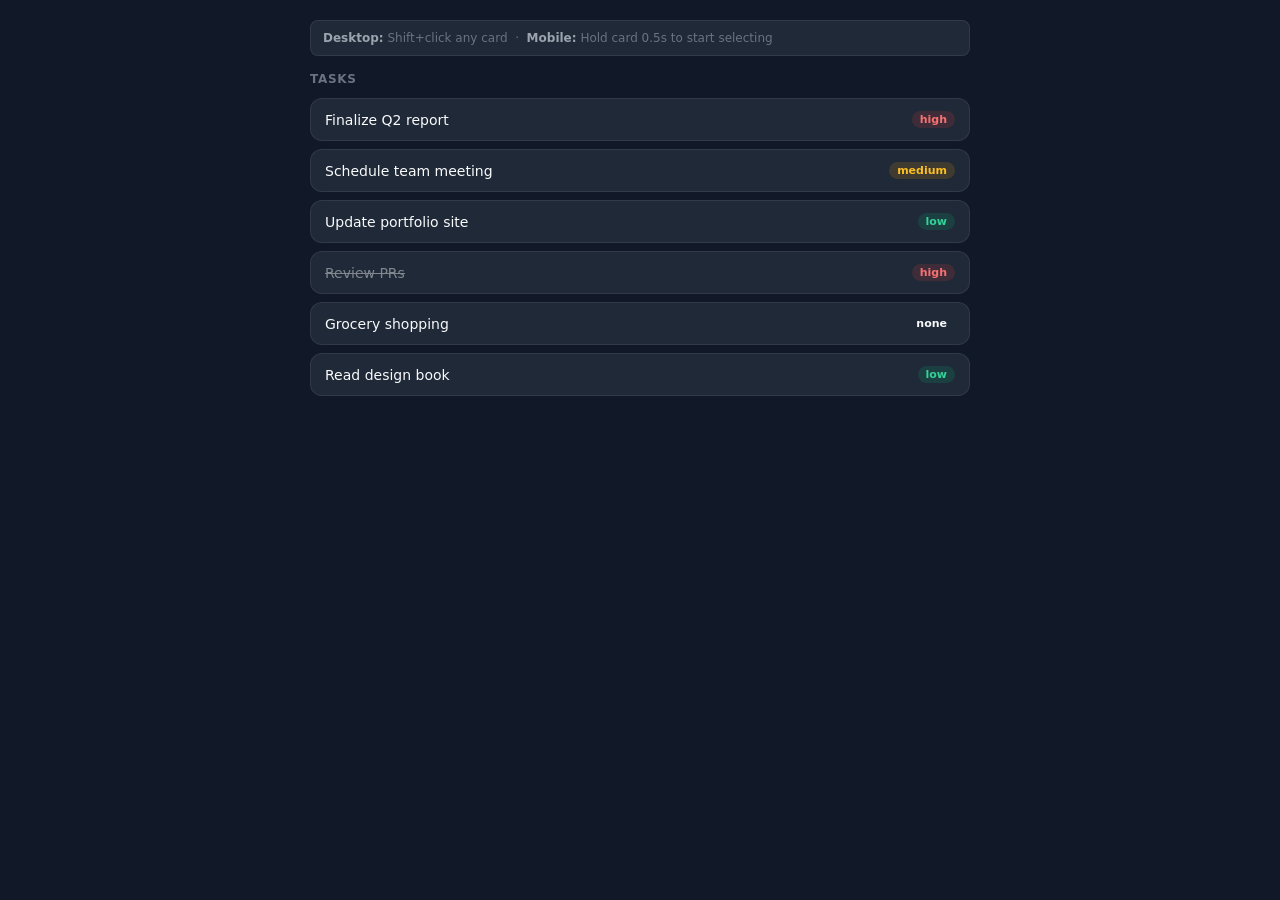
<file: pages/test.html>
<!DOCTYPE html>
<html lang="en" data-theme="dark">
<head>
<meta charset="UTF-8"/>
<meta name="viewport" content="width=device-width, initial-scale=1.0"/>
<title>Bulk Select Test</title>
<style>
:root{--accent:#6366f1;--accent-light:rgba(99,102,241,.12);--bg:#111827;--bg2:#1f2937;--bg3:#374151;--border:rgba(255,255,255,.08);--border2:rgba(255,255,255,.14);--text:#f9fafb;--text2:#9ca3af;--text3:#6b7280;--red:#ef4444;--amber:#f59e0b;--green:#10b981;--r:8px;--r2:12px;--sh3:0 20px 40px rgba(0,0,0,.4)}
*{box-sizing:border-box;margin:0;padding:0}
body{font-family:system-ui,sans-serif;background:var(--bg);color:var(--text);padding:20px;max-width:700px;margin:0 auto;-webkit-font-smoothing:antialiased}
h3{font-size:12px;font-weight:600;text-transform:uppercase;letter-spacing:.06em;color:var(--text3);margin-bottom:12px}

/* ── BULK BAR ── */
#bulk-bar{
  display:flex;align-items:center;gap:6px;padding:10px 14px;
  background:var(--bg2);border:1px solid var(--accent);
  border-radius:var(--r2);margin-bottom:14px;flex-wrap:wrap;
  box-shadow:0 0 0 3px rgba(99,102,241,.12);
}
#bulk-bar.hidden{display:none!important}
.bulk-cnt{font-size:13px;font-weight:600;color:var(--accent);flex:1;min-width:80px}
.bulk-sep{width:1px;height:20px;background:var(--border2);flex-shrink:0}

/* ── BUTTONS ── */
.btn{display:inline-flex;align-items:center;gap:6px;padding:0 12px;height:32px;border-radius:var(--r);border:1px solid var(--border2);background:var(--bg3);color:var(--text);font-family:inherit;font-size:12px;font-weight:500;cursor:pointer;white-space:nowrap;transition:all .15s}
.btn:hover{background:var(--border2);color:#fff}
.btn-danger{background:rgba(239,68,68,.12);border-color:rgba(239,68,68,.3);color:#f87171}
.btn-danger:hover{background:rgba(239,68,68,.25)}

/* ── DROPDOWNS ── */
.dd-wrap{position:relative}
.dd-menu{position:absolute;top:calc(100% + 6px);left:0;z-index:100;background:var(--bg2);border:1px solid var(--border2);border-radius:var(--r2);padding:4px;min-width:150px;box-shadow:var(--sh3);display:none;flex-direction:column;gap:2px}
.dd-menu.open{display:flex}
.dd-menu button{display:flex;align-items:center;gap:8px;padding:8px 10px;background:none;border:none;border-radius:var(--r);font-family:inherit;font-size:13px;color:var(--text);cursor:pointer;text-align:left;width:100%}
.dd-menu button:hover{background:var(--bg3)}
.dot{width:9px;height:9px;border-radius:50%;flex-shrink:0}

/* ── CARDS ── */
.cards{display:flex;flex-direction:column;gap:8px}
.card{
  display:flex;align-items:center;gap:10px;
  padding:12px 14px;background:var(--bg2);
  border:1px solid var(--border);border-radius:var(--r2);
  cursor:pointer;transition:all .15s;position:relative;
  user-select:none;-webkit-user-select:none;
}
.card:hover{border-color:var(--border2)}
.card.sel{background:rgba(99,102,241,.1);border-color:var(--accent)}

/* Normal mode: show real checkbox */
.card-check{
  width:17px;height:17px;border-radius:5px;
  border:2px solid var(--border2);flex-shrink:0;
  transition:all .15s;background:var(--bg);
}
/* Sel mode: the card-check becomes accent filled with tick */
body.sel-mode .card.sel .card-check{
  background:var(--accent);border-color:var(--accent);
  background-image:url("data:image/svg+xml,%3Csvg xmlns='http://www.w3.org/2000/svg' width='11' height='11' viewBox='0 0 24 24' fill='none' stroke='white' stroke-width='3.5' stroke-linecap='round' stroke-linejoin='round'%3E%3Cpolyline points='20 6 9 17 4 12'/%3E%3C/svg%3E");
  background-repeat:no-repeat;background-position:center;
}
/* Non-sel mode: hide checkbox */
body:not(.sel-mode) .card-check{display:none}

.card-title{font-size:14px;font-weight:500;flex:1}
.card-badge{font-size:11px;font-weight:600;padding:2px 8px;border-radius:99px}
.bh{background:rgba(239,68,68,.15);color:#f87171}
.bm{background:rgba(245,158,11,.15);color:#fbbf24}
.bl{background:rgba(16,185,129,.15);color:#34d399}

/* Long press feedback */
.card.pressing{background:rgba(99,102,241,.07)}
@keyframes pressAnim{0%{opacity:0}60%{opacity:1}100%{opacity:0}}

/* Sel mode badge */
#sel-badge{
  display:none;
  background:var(--accent);color:#fff;
  font-size:11px;font-weight:600;
  padding:5px 14px;border-radius:99px;
  margin-bottom:12px;text-align:center;
  animation:fadeIn .2s ease;
}
body.sel-mode #sel-badge{display:block}
@keyframes fadeIn{from{opacity:0;transform:translateY(-6px)}to{opacity:1;transform:translateY(0)}}

/* Hint */
.hint{font-size:12px;color:var(--text3);margin-bottom:16px;padding:10px 12px;background:var(--bg2);border-radius:var(--r);border:1px solid var(--border)}
</style>
</head>
<body>

<div id="sel-badge">✓ Selection mode — tap cards to select</div>

<div class="hint">
  <strong style="color:var(--text2)">Desktop:</strong> Shift+click any card &nbsp;·&nbsp;
  <strong style="color:var(--text2)">Mobile:</strong> Hold card 0.5s to start selecting
</div>

<!-- BULK BAR -->
<div id="bulk-bar" class="hidden">
  <span class="bulk-cnt" id="bulk-cnt">0 selected</span>
  <div class="bulk-sep"></div>

  <button class="btn" onclick="bulkDone()">
    <svg width="12" height="12" viewBox="0 0 24 24" fill="none" stroke="currentColor" stroke-width="2.5" stroke-linecap="round"><polyline points="20 6 9 17 4 12"/></svg>
    Complete
  </button>

  <button class="btn" onclick="bulkReopen()">
    <svg width="12" height="12" viewBox="0 0 24 24" fill="none" stroke="currentColor" stroke-width="2.5" stroke-linecap="round"><path d="M3 12a9 9 0 1 0 9-9 9.75 9.75 0 0 0-6.74 2.74L3 8"/><path d="M3 3v5h5"/></svg>
    Reopen
  </button>

  <div class="bulk-sep"></div>

  <div class="dd-wrap">
    <button class="btn" onclick="toggleDD('priority-dd')">
      <svg width="12" height="12" viewBox="0 0 24 24" fill="none" stroke="currentColor" stroke-width="2.5"><polygon points="13 2 3 14 12 14 11 22 21 10 12 10 13 2"/></svg>
      Priority
      <svg width="10" height="10" viewBox="0 0 24 24" fill="none" stroke="currentColor" stroke-width="2.5"><path d="M6 9l6 6 6-6"/></svg>
    </button>
    <div class="dd-menu" id="priority-dd">
      <button onclick="bulkPriority('high')">  <span class="dot" style="background:#ef4444"></span> High</button>
      <button onclick="bulkPriority('medium')"><span class="dot" style="background:#f59e0b"></span> Medium</button>
      <button onclick="bulkPriority('low')">   <span class="dot" style="background:#10b981"></span> Low</button>
      <button onclick="bulkPriority('none')">  <span class="dot" style="background:var(--border2)"></span> None</button>
    </div>
  </div>

  <div class="dd-wrap">
    <button class="btn" onclick="toggleDD('list-dd')">
      <svg width="12" height="12" viewBox="0 0 24 24" fill="none" stroke="currentColor" stroke-width="2.5"><line x1="8" y1="6" x2="21" y2="6"/><line x1="8" y1="12" x2="21" y2="12"/><line x1="8" y1="18" x2="21" y2="18"/><line x1="3" y1="6" x2="3.01" y2="6"/><line x1="3" y1="12" x2="3.01" y2="12"/><line x1="3" y1="18" x2="3.01" y2="18"/></svg>
      Move to
      <svg width="10" height="10" viewBox="0 0 24 24" fill="none" stroke="currentColor" stroke-width="2.5"><path d="M6 9l6 6 6-6"/></svg>
    </button>
    <div class="dd-menu" id="list-dd">
      <button onclick="bulkMove('Personal')"><span class="dot" style="background:#6366f1"></span> Personal</button>
      <button onclick="bulkMove('Work')">    <span class="dot" style="background:#f59e0b"></span> Work</button>
      <button onclick="bulkMove('School')">  <span class="dot" style="background:#10b981"></span> School</button>
    </div>
  </div>

  <div class="bulk-sep"></div>

  <button class="btn btn-danger" onclick="bulkDelete()">
    <svg width="12" height="12" viewBox="0 0 24 24" fill="none" stroke="currentColor" stroke-width="2" stroke-linecap="round"><polyline points="3 6 5 6 21 6"/><path d="M19 6v14a2 2 0 0 1-2 2H7a2 2 0 0 1-2-2V6m3 0V4a1 1 0 0 1 1-1h4a1 1 0 0 1 1 1v2"/></svg>
    Delete
  </button>

  <button class="btn" onclick="selectAll()" style="margin-left:auto">
    <svg width="12" height="12" viewBox="0 0 24 24" fill="none" stroke="currentColor" stroke-width="2.5"><rect x="3" y="3" width="18" height="18" rx="2"/><polyline points="9 11 12 14 22 4"/></svg>
    All
  </button>

  <button class="btn" onclick="clearSel()">
    <svg width="12" height="12" viewBox="0 0 24 24" fill="none" stroke="currentColor" stroke-width="2.5"><line x1="18" y1="6" x2="6" y2="18"/><line x1="6" y1="6" x2="18" y2="18"/></svg>
    None
  </button>
</div>

<!-- TASK CARDS -->
<h3>Tasks</h3>
<div class="cards" id="cards"></div>

<div id="toast" style="position:fixed;bottom:24px;left:50%;transform:translateX(-50%);background:var(--bg2);border:1px solid var(--border2);border-radius:99px;padding:10px 20px;font-size:13px;box-shadow:var(--sh3);display:none;z-index:999;white-space:nowrap"></div>

<script>
const TASKS = [
  {id:'1',title:'Finalize Q2 report',    priority:'high',   status:'todo'},
  {id:'2',title:'Schedule team meeting', priority:'medium', status:'todo'},
  {id:'3',title:'Update portfolio site', priority:'low',    status:'todo'},
  {id:'4',title:'Review PRs',            priority:'high',   status:'completed'},
  {id:'5',title:'Grocery shopping',      priority:'none',   status:'todo'},
  {id:'6',title:'Read design book',      priority:'low',    status:'todo'},
];

let tasks = TASKS.map(t=>({...t}));
let selIds = new Set();
let selMode = false;
let pressTimer = null;

// ── RENDER ──
function render() {
  document.getElementById('cards').innerHTML = tasks.map(t => `
    <div class="card${selIds.has(t.id)?' sel':''}" id="c-${t.id}"
         onclick="cardClick(event,'${t.id}')"
         onpointerdown="pointerDown(event,'${t.id}')"
         onpointerup="pointerUp(event)"
         onpointercancel="pointerUp(event)">
      <div class="card-check"></div>
      <span class="card-title" style="${t.status==='completed'?'text-decoration:line-through;opacity:.45':''}">${t.title}</span>
      <span class="card-badge b${t.priority[0]}">${t.priority}</span>
    </div>
  `).join('');
}

// ── SELECTION ──
function enterSelMode() {
  selMode = true;
  document.body.classList.add('sel-mode');
}
function exitSelMode() {
  selMode = false;
  selIds.clear();
  document.body.classList.remove('sel-mode');
  updateBulk();
  render();
}
function toggleSel(id) {
  selIds.has(id) ? selIds.delete(id) : selIds.add(id);
  if (selIds.size === 0) { selMode = false; document.body.classList.remove('sel-mode'); }
  updateBulk(); render();
}
function selectAll() {
  tasks.forEach(t => selIds.add(t.id));
  updateBulk(); render();
}
function clearSel() { exitSelMode(); }

function updateBulk() {
  const n = selIds.size;
  document.getElementById('bulk-bar').classList.toggle('hidden', n===0);
  document.getElementById('bulk-cnt').textContent = n + ' task' + (n===1?'':'s') + ' selected';
}

// ── CARD CLICK ──
function cardClick(e, id) {
  if (e.shiftKey) { if(!selMode) enterSelMode(); toggleSel(id); return; }
  if (selMode) { toggleSel(id); return; }
  toast('Opened: ' + tasks.find(t=>t.id===id).title);
}

// ── LONG PRESS ──
function pointerDown(e, id) {
  if (e.pointerType === 'mouse') return;
  const el = document.getElementById('c-'+id);
  el.classList.add('pressing');
  pressTimer = setTimeout(() => {
    el.classList.remove('pressing');
    if (navigator.vibrate) navigator.vibrate(40);
    if (!selMode) enterSelMode();
    toggleSel(id);
    pressTimer = null;
  }, 500);
}
function pointerUp(e) {
  if (pressTimer) { clearTimeout(pressTimer); pressTimer = null; }
  document.querySelectorAll('.pressing').forEach(el => el.classList.remove('pressing'));
}

// ── BULK ACTIONS ──
function bulkDone() {
  selIds.forEach(id => { const t=tasks.find(t=>t.id===id); if(t) t.status='completed'; });
  toast(selIds.size + ' tasks completed'); exitSelMode();
}
function bulkReopen() {
  selIds.forEach(id => { const t=tasks.find(t=>t.id===id); if(t) t.status='todo'; });
  toast(selIds.size + ' tasks reopened'); exitSelMode();
}
function bulkPriority(p) {
  selIds.forEach(id => { const t=tasks.find(t=>t.id===id); if(t) t.priority=p; });
  closeAllDD(); toast(selIds.size + ' tasks → '+p+' priority'); exitSelMode();
}
function bulkMove(list) {
  closeAllDD(); toast(selIds.size + ' tasks → '+list); exitSelMode();
}
function bulkDelete() {
  if (!confirm('Delete '+selIds.size+' tasks?')) return;
  tasks = tasks.filter(t => !selIds.has(t.id));
  toast('Deleted'); exitSelMode();
}

// ── DROPDOWNS ──
function toggleDD(id) {
  const el = document.getElementById(id);
  const wasOpen = el.classList.contains('open');
  closeAllDD();
  if (!wasOpen) el.classList.add('open');
}
function closeAllDD() {
  document.querySelectorAll('.dd-menu').forEach(el => el.classList.remove('open'));
}
document.addEventListener('click', e => {
  if (!e.target.closest('.dd-wrap')) closeAllDD();
});

// ── TOAST ──
function toast(msg) {
  const t = document.getElementById('toast');
  t.textContent = msg; t.style.display='block';
  clearTimeout(t._timer);
  t._timer = setTimeout(() => t.style.display='none', 2500);
}

render();
</script>
</body>
</html>
</file>
